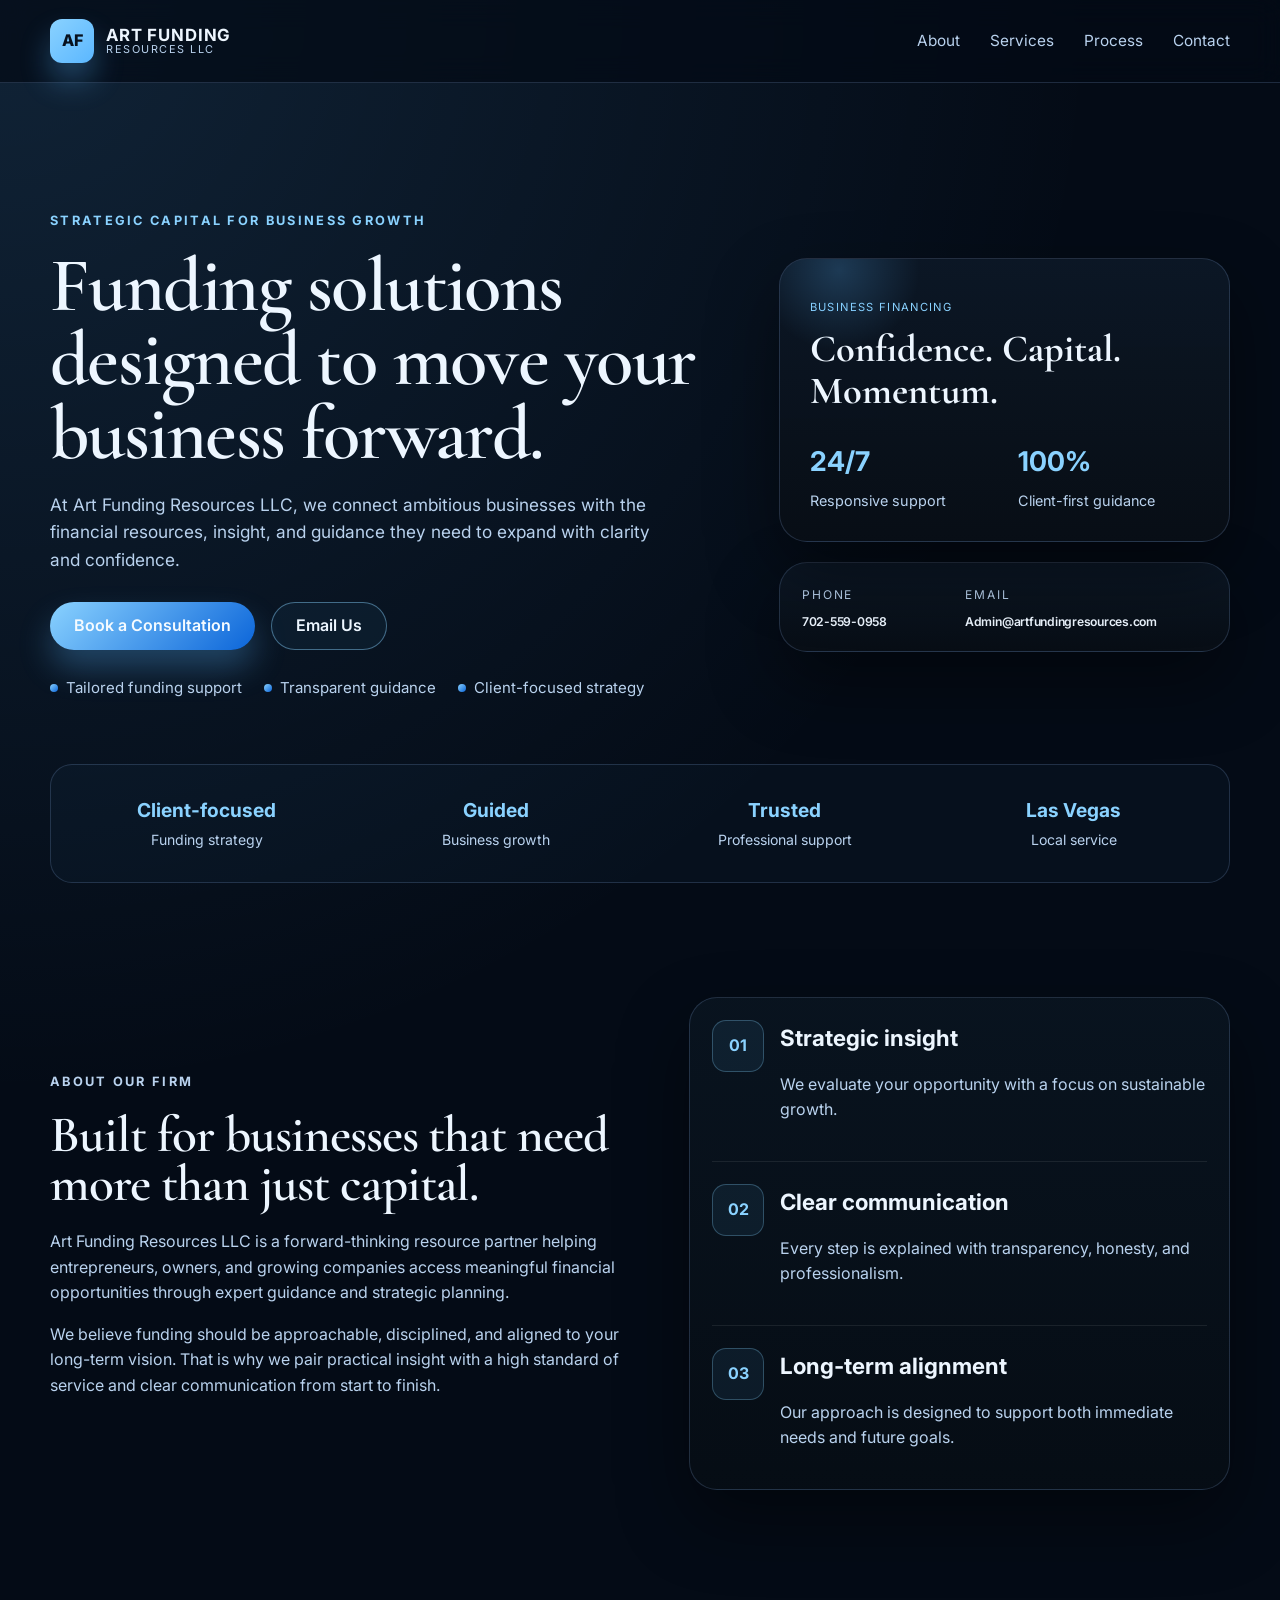
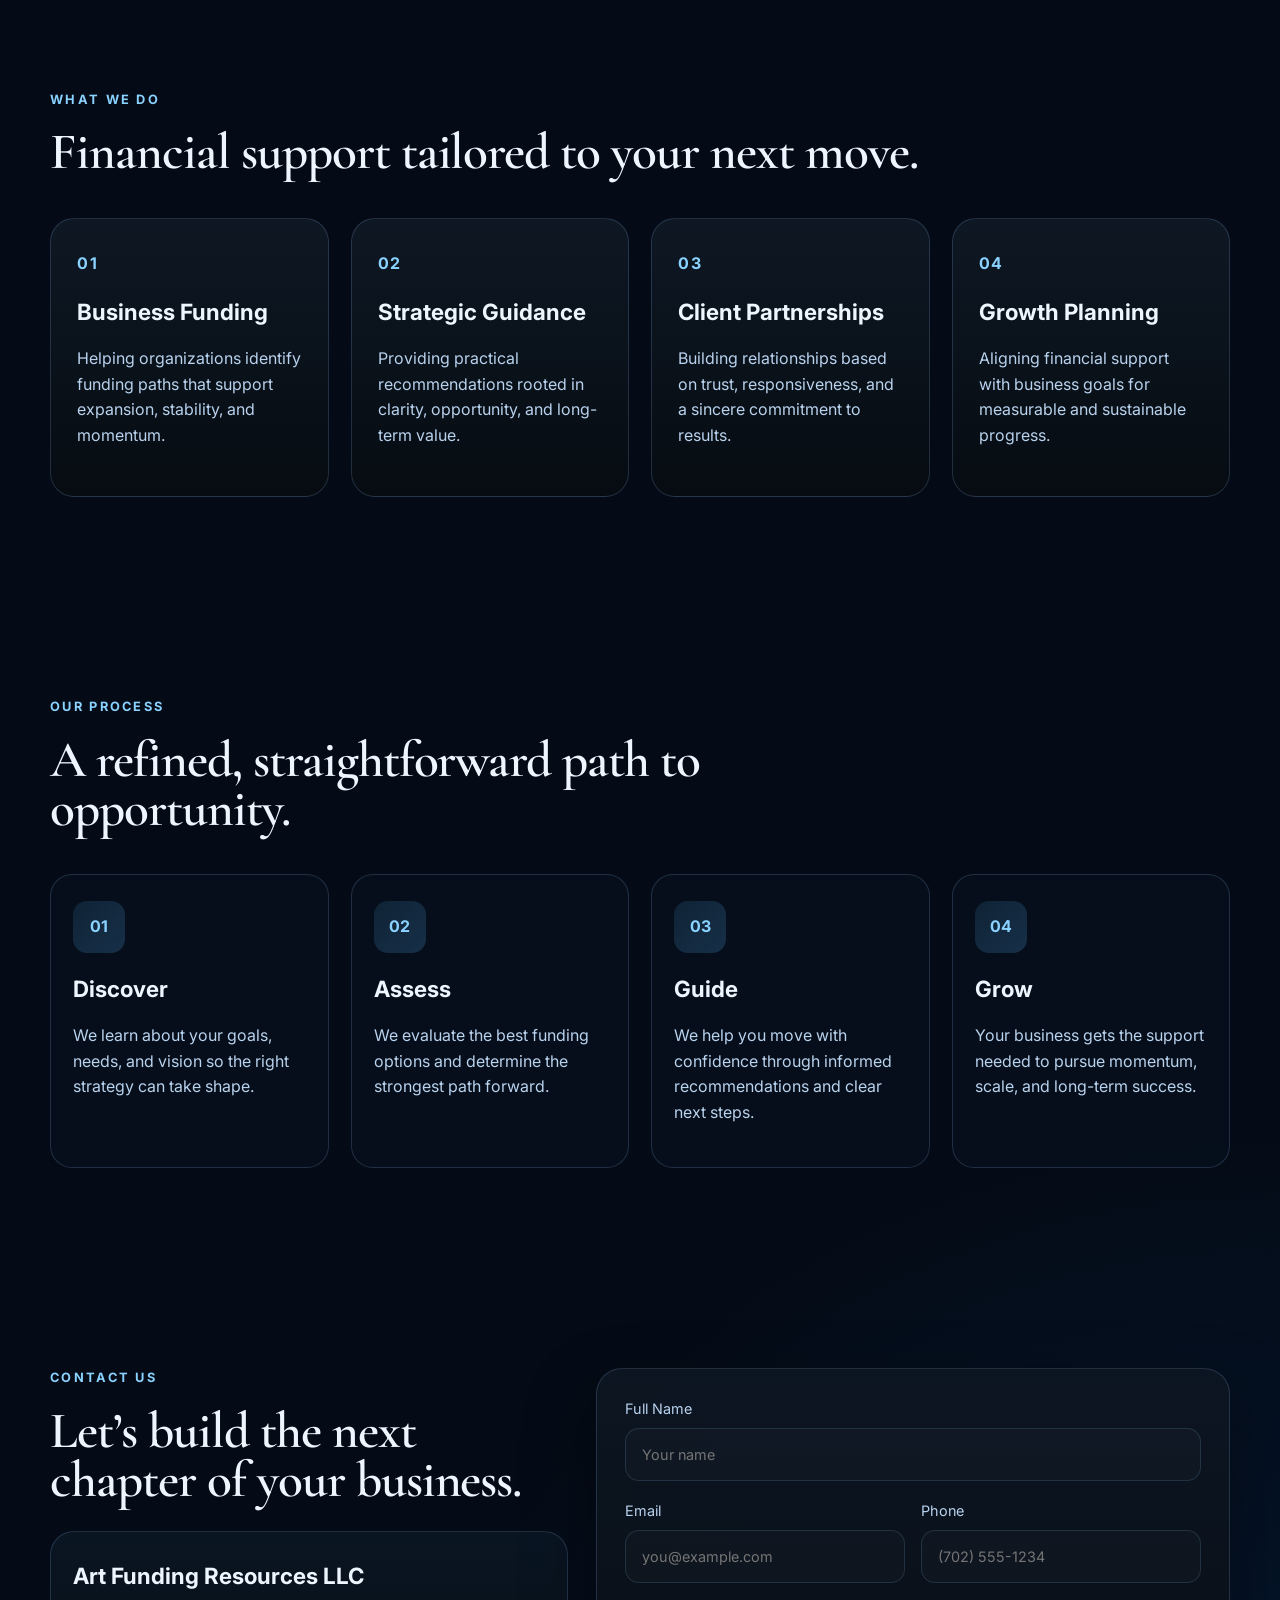
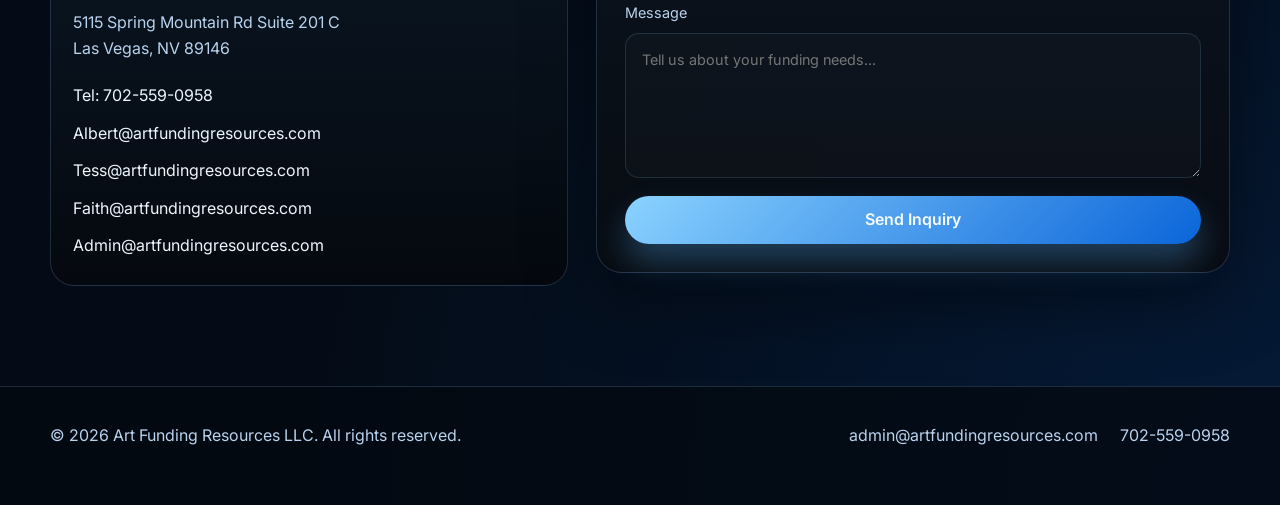
<file: blue-luxury/index.html>
<!DOCTYPE html>
<html lang="en">
  <head>
    <meta charset="UTF-8" />
    <meta name="viewport" content="width=device-width, initial-scale=1.0" />
    <meta
      name="description"
      content="Art Funding Resources LLC helps businesses access strategic funding and financial guidance with confidence."
    />
    <title>Art Funding Resources LLC | Strategic Capital Solutions</title>
    <link rel="preconnect" href="https://fonts.googleapis.com" />
    <link rel="preconnect" href="https://fonts.gstatic.com" crossorigin />
    <link
      href="https://fonts.googleapis.com/css2?family=Cormorant+Garamond:wght@500;600;700&family=Inter:wght@400;500;600;700;800&display=swap"
      rel="stylesheet"
    />
    <link rel="stylesheet" href="styles.css" />
  </head>
  <body>
    <div class="page-shell">
      <header class="topbar">
        <div class="container nav-wrap">
          <a href="#home" class="brand" aria-label="Art Funding Resources home">
            <span class="brand-mark">AF</span>
            <span class="brand-text">
              <strong>Art Funding</strong>
              <small>Resources LLC</small>
            </span>
          </a>

          <nav class="main-nav" aria-label="Main navigation">
            <a href="#about">About</a>
            <a href="#services">Services</a>
            <a href="#process">Process</a>
            <a href="#contact">Contact</a>
          </nav>
        </div>
      </header>

      <main id="home">
        <section class="hero">
          <div class="container hero-grid">
            <div class="hero-copy">
              <p class="eyebrow">Strategic capital for business growth</p>
              <h1>Funding solutions designed to move your business forward.</h1>
              <p class="lead">
                At Art Funding Resources LLC, we connect ambitious businesses with the financial
                resources, insight, and guidance they need to expand with clarity and confidence.
              </p>
              <div class="hero-actions">
                <a class="btn btn-primary" href="#contact">Book a Consultation</a>
                <a class="btn btn-secondary" href="mailto:admin@artfundingresources.com">Email Us</a>
              </div>
              <ul class="trust-list" aria-label="Key benefits">
                <li>Tailored funding support</li>
                <li>Transparent guidance</li>
                <li>Client-focused strategy</li>
              </ul>
            </div>

            <div class="hero-panel" aria-label="Key business highlights">
              <div class="panel-card spotlight">
                <span class="panel-label">Business financing</span>
                <h2>Confidence. Capital. Momentum.</h2>
                <div class="mini-stats">
                  <div>
                    <strong>24/7</strong>
                    <span>Responsive support</span>
                  </div>
                  <div>
                    <strong>100%</strong>
                    <span>Client-first guidance</span>
                  </div>
                </div>
              </div>
              <div class="panel-card info-grid">
                <div>
                  <span>Phone</span>
                  <a href="tel:7025590958">702-559-0958</a>
                </div>
                <div>
                  <span>Email</span>
                  <a href="mailto:admin@artfundingresources.com">Admin@artfundingresources.com</a>
                </div>
              </div>
            </div>
          </div>
        </section>

        <section class="stats-band">
          <div class="container stats-grid">
            <div>
              <strong>Client-focused</strong>
              <span>Funding strategy</span>
            </div>
            <div>
              <strong>Guided</strong>
              <span>Business growth</span>
            </div>
            <div>
              <strong>Trusted</strong>
              <span>Professional support</span>
            </div>
            <div>
              <strong>Las Vegas</strong>
              <span>Local service</span>
            </div>
          </div>
        </section>

        <section id="about" class="section intro-section">
          <div class="container two-column">
            <div class="section-copy">
              <p class="eyebrow">About our firm</p>
              <h2>Built for businesses that need more than just capital.</h2>
              <p>
                Art Funding Resources LLC is a forward-thinking resource partner helping entrepreneurs,
                owners, and growing companies access meaningful financial opportunities through expert
                guidance and strategic planning.
              </p>
              <p>
                We believe funding should be approachable, disciplined, and aligned to your long-term
                vision. That is why we pair practical insight with a high standard of service and clear
                communication from start to finish.
              </p>
            </div>
            <div class="feature-box">
              <div class="feature-item">
                <span class="icon">01</span>
                <div>
                  <h3>Strategic insight</h3>
                  <p>We evaluate your opportunity with a focus on sustainable growth.</p>
                </div>
              </div>
              <div class="feature-item">
                <span class="icon">02</span>
                <div>
                  <h3>Clear communication</h3>
                  <p>Every step is explained with transparency, honesty, and professionalism.</p>
                </div>
              </div>
              <div class="feature-item">
                <span class="icon">03</span>
                <div>
                  <h3>Long-term alignment</h3>
                  <p>Our approach is designed to support both immediate needs and future goals.</p>
                </div>
              </div>
            </div>
          </div>
        </section>

        <section id="services" class="section services-section">
          <div class="container">
            <div class="section-heading">
              <p class="eyebrow">What we do</p>
              <h2>Financial support tailored to your next move.</h2>
            </div>

            <div class="card-grid">
              <article class="service-card">
                <span class="card-number">01</span>
                <h3>Business Funding</h3>
                <p>Helping organizations identify funding paths that support expansion, stability, and momentum.</p>
              </article>

              <article class="service-card">
                <span class="card-number">02</span>
                <h3>Strategic Guidance</h3>
                <p>Providing practical recommendations rooted in clarity, opportunity, and long-term value.</p>
              </article>

              <article class="service-card">
                <span class="card-number">03</span>
                <h3>Client Partnerships</h3>
                <p>Building relationships based on trust, responsiveness, and a sincere commitment to results.</p>
              </article>

              <article class="service-card">
                <span class="card-number">04</span>
                <h3>Growth Planning</h3>
                <p>Aligning financial support with business goals for measurable and sustainable progress.</p>
              </article>
            </div>
          </div>
        </section>

        <section id="process" class="section process-section">
          <div class="container">
            <div class="section-heading narrow">
              <p class="eyebrow">Our process</p>
              <h2>A refined, straightforward path to opportunity.</h2>
            </div>

            <div class="process-grid">
              <div class="process-step">
                <span>01</span>
                <h3>Discover</h3>
                <p>We learn about your goals, needs, and vision so the right strategy can take shape.</p>
              </div>
              <div class="process-step">
                <span>02</span>
                <h3>Assess</h3>
                <p>We evaluate the best funding options and determine the strongest path forward.</p>
              </div>
              <div class="process-step">
                <span>03</span>
                <h3>Guide</h3>
                <p>We help you move with confidence through informed recommendations and clear next steps.</p>
              </div>
              <div class="process-step">
                <span>04</span>
                <h3>Grow</h3>
                <p>Your business gets the support needed to pursue momentum, scale, and long-term success.</p>
              </div>
            </div>
          </div>
        </section>

        <section id="contact" class="section contact-section">
          <div class="container contact-grid">
            <div class="contact-info">
              <p class="eyebrow">Contact us</p>
              <h2>Let’s build the next chapter of your business.</h2>
              <div class="contact-block">
                <h3>Art Funding Resources LLC</h3>
                <p>5115 Spring Mountain Rd Suite 201 C<br />Las Vegas, NV 89146</p>
                <ul>
                  <li><a href="tel:7025590958">Tel: 702-559-0958</a></li>
                  <li><a href="mailto:albert@artfundingresources.com">Albert@artfundingresources.com</a></li>
                  <li><a href="mailto:tess@artfundingresources.com">Tess@artfundingresources.com</a></li>
                  <li><a href="mailto:faith@artfundingresources.com">Faith@artfundingresources.com</a></li>
                  <li><a href="mailto:admin@artfundingresources.com">Admin@artfundingresources.com</a></li>
                </ul>
              </div>
            </div>

            <div class="contact-card">
              <form action="https://formsubmit.co/detorresniezlskye@gmail.com" method="POST">
                <input type="hidden" name="_captcha" value="false" />
                <input type="hidden" name="_subject" value="New inquiry from Art Funding Resources website" />
                <div class="field-row">
                  <label>
                    Full Name
                    <input type="text" name="name" placeholder="Your name" />
                  </label>
                </div>
                <div class="field-row two-up">
                  <label>
                    Email
                    <input type="email" name="email" placeholder="you@example.com" />
                  </label>
                  <label>
                    Phone
                    <input type="tel" name="phone" placeholder="(702) 555-1234" />
                  </label>
                </div>
                <div class="field-row">
                  <label>
                    Message
                    <textarea name="message" rows="5" placeholder="Tell us about your funding needs..."></textarea>
                  </label>
                </div>
                <button type="submit" class="btn btn-primary btn-full">Send Inquiry</button>
              </form>
            </div>
          </div>
        </section>
      </main>

      <footer class="site-footer">
        <div class="container footer-wrap">
          <p>© <span id="year"></span> Art Funding Resources LLC. All rights reserved.</p>
          <div class="footer-links">
            <a href="mailto:admin@artfundingresources.com">admin@artfundingresources.com</a>
            <a href="tel:7025590958">702-559-0958</a>
          </div>
        </div>
      </footer>
    </div>

    <script src="script.js"></script>
  </body>
</html>
</file>
<file: blue-luxury/styles.css>
:root {
  --bg: #040b16;
  --bg-soft: #091a2c;
  --panel: rgba(9, 21, 35, 0.9);
  --panel-strong: rgba(8, 16, 28, 0.96);
  --card: #0d1f33;
  --card-alt: #112844;
  --border: rgba(153, 194, 255, 0.18);
  --text: #edf6ff;
  --muted: #b9d2ee;
  --blue: #5bb7ff;
  --blue-bright: #8ad2ff;
  --blue-deep: #0b65d9;
  --blue-glow: rgba(91, 183, 255, 0.2);
  --shadow: 0 30px 70px rgba(0, 0, 0, 0.42);
}

* {
  box-sizing: border-box;
}

html {
  scroll-behavior: smooth;
}

body {
  margin: 0;
  font-family: "Inter", sans-serif;
  color: var(--text);
  background:
    radial-gradient(circle at top left, rgba(91, 183, 255, 0.14), transparent 28%),
    radial-gradient(circle at bottom right, rgba(11, 101, 217, 0.18), transparent 25%),
    var(--bg);
  line-height: 1.6;
}

a {
  color: inherit;
  text-decoration: none;
}

button,
input,
textarea {
  font: inherit;
}

.container {
  width: min(1180px, calc(100% - 32px));
  margin: 0 auto;
}

.page-shell {
  min-height: 100vh;
}

.topbar {
  position: sticky;
  top: 0;
  z-index: 20;
  backdrop-filter: blur(14px);
  background: rgba(4, 11, 22, 0.72);
  border-bottom: 1px solid var(--border);
}

.nav-wrap {
  min-height: 82px;
  display: flex;
  align-items: center;
  justify-content: space-between;
  gap: 24px;
}

.brand {
  display: inline-flex;
  align-items: center;
  gap: 12px;
}

.brand-mark {
  width: 44px;
  height: 44px;
  display: grid;
  place-items: center;
  border-radius: 12px;
  background: linear-gradient(135deg, var(--blue-bright), var(--blue));
  color: #07111e;
  font-weight: 800;
  box-shadow: 0 18px 30px rgba(91, 183, 255, 0.32);
}

.brand-text {
  display: flex;
  flex-direction: column;
  line-height: 1.1;
}

.brand-text strong {
  font-size: 1.05rem;
  letter-spacing: 0.05em;
  text-transform: uppercase;
}

.brand-text small {
  font-size: 0.68rem;
  letter-spacing: 0.14em;
  color: var(--muted);
  text-transform: uppercase;
}

.main-nav {
  display: flex;
  align-items: center;
  gap: 30px;
  color: var(--muted);
}

.main-nav a {
  position: relative;
  font-size: 0.96rem;
  transition: color 0.2s ease;
}

.main-nav a::after {
  content: "";
  position: absolute;
  left: 0;
  bottom: -8px;
  width: 100%;
  height: 2px;
  background: linear-gradient(90deg, transparent, var(--blue-bright), transparent);
  opacity: 0;
  transition: opacity 0.2s ease;
}

.main-nav a:hover {
  color: var(--text);
}

.main-nav a:hover::after {
  opacity: 1;
}

.btn {
  display: inline-flex;
  align-items: center;
  justify-content: center;
  min-height: 48px;
  border-radius: 999px;
  padding: 0 24px;
  font-weight: 600;
  transition: transform 0.2s ease, box-shadow 0.2s ease, border-color 0.2s ease;
}

.btn:hover {
  transform: translateY(-1px);
}

.btn-primary {
  background: linear-gradient(135deg, var(--blue-bright), var(--blue-deep));
  color: #f5fbff;
  box-shadow: 0 18px 32px rgba(91, 183, 255, 0.3);
}

.btn-secondary {
  border: 1px solid rgba(138, 210, 255, 0.44);
  background: rgba(91, 183, 255, 0.05);
  color: var(--text);
}

.hero {
  padding: clamp(70px, 10vw, 130px) 0 40px;
}

.hero-grid {
  display: grid;
  grid-template-columns: 1.2fr 0.8fr;
  align-items: center;
  gap: 52px;
}

.eyebrow {
  margin: 0 0 18px;
  color: var(--blue-bright);
  font-size: 0.8rem;
  letter-spacing: 0.18em;
  text-transform: uppercase;
  font-weight: 700;
}

.hero-copy h1,
.section-copy h2,
.section-heading h2,
.contact-info h2 {
  margin: 0 0 20px;
  font-family: "Cormorant Garamond", serif;
  font-weight: 600;
  letter-spacing: -0.02em;
  line-height: 0.96;
}

.hero-copy h1 {
  font-size: clamp(3.1rem, 6vw, 6rem);
  max-width: 660px;
}

.lead {
  max-width: 620px;
  margin: 0 0 28px;
  font-size: 1.08rem;
  color: var(--muted);
}

.hero-actions {
  display: flex;
  flex-wrap: wrap;
  gap: 16px;
  margin-bottom: 26px;
}

.trust-list {
  list-style: none;
  margin: 0;
  padding: 0;
  display: flex;
  flex-wrap: wrap;
  gap: 16px 22px;
  color: var(--muted);
  font-size: 0.94rem;
}

.trust-list li {
  position: relative;
  padding-left: 16px;
}

.trust-list li::before {
  content: "";
  position: absolute;
  left: 0;
  top: 50%;
  width: 8px;
  height: 8px;
  border-radius: 50%;
  background: linear-gradient(135deg, var(--blue-bright), var(--blue-deep));
  transform: translateY(-50%);
}

.hero-panel {
  display: flex;
  flex-direction: column;
  gap: 20px;
}

.panel-card {
  background: linear-gradient(180deg, rgba(12, 24, 38, 0.95), rgba(8, 14, 22, 0.98));
  border: 1px solid var(--border);
  border-radius: 28px;
  box-shadow: var(--shadow);
}

.spotlight {
  padding: 34px 30px 28px;
  position: relative;
  overflow: hidden;
}

.spotlight::before {
  content: "";
  position: absolute;
  inset: -30% auto auto -8%;
  width: 190px;
  height: 190px;
  border-radius: 50%;
  background: radial-gradient(circle, rgba(91, 183, 255, 0.22), transparent 60%);
}

.panel-label {
  display: inline-block;
  margin-bottom: 12px;
  color: var(--blue-bright);
  letter-spacing: 0.12em;
  font-size: 0.7rem;
  text-transform: uppercase;
}

.spotlight h2 {
  margin: 0 0 28px;
  font-size: clamp(1.9rem, 3vw, 2.7rem);
  line-height: 1.08;
  font-family: "Cormorant Garamond", serif;
}

.mini-stats {
  display: grid;
  grid-template-columns: repeat(2, minmax(0, 1fr));
  gap: 28px;
  position: relative;
  z-index: 1;
}

.mini-stats strong {
  display: block;
  font-size: 1.7rem;
  color: var(--blue-bright);
  margin-bottom: 4px;
}

.mini-stats span {
  color: var(--muted);
  font-size: 0.9rem;
}

.info-grid {
  display: grid;
  grid-template-columns: minmax(0, 0.9fr) minmax(0, 1.5fr);
  gap: 18px;
  padding: 22px 22px;
  min-width: 0;
  width: 100%;
}

.info-grid div {
  display: flex;
  flex-direction: column;
  gap: 10px;
  min-width: 0;
}

.info-grid span {
  color: var(--muted);
  font-size: 0.75rem;
  text-transform: uppercase;
  letter-spacing: 0.16em;
}

.info-grid a {
  display: inline-block;
  max-width: 100%;
  font-weight: 600;
  color: var(--text);
  white-space: nowrap;
  overflow: hidden;
  text-overflow: clip;
  font-size: clamp(0.7rem, 0.95vw, 0.92rem);
  letter-spacing: -0.02em;
  line-height: 1.25;
}

.stats-band {
  padding: 24px 0 14px;
}

.stats-grid {
  display: grid;
  grid-template-columns: repeat(4, minmax(0, 1fr));
  gap: 18px;
  background: rgba(91, 183, 255, 0.03);
  border: 1px solid var(--border);
  border-radius: 22px;
  padding: 18px 20px;
}

.stats-grid div {
  display: flex;
  flex-direction: column;
  gap: 4px;
  text-align: center;
  padding: 12px;
}

.stats-grid strong {
  font-size: 1.2rem;
  color: var(--blue-bright);
}

.stats-grid span {
  color: var(--muted);
  font-size: 0.88rem;
}

.section {
  padding: 100px 0;
}

.two-column {
  display: grid;
  grid-template-columns: 1.05fr 0.95fr;
  align-items: center;
  gap: 42px;
}

.section-copy h2,
.section-heading h2,
.contact-info h2 {
  font-size: clamp(2.5rem, 4vw, 4.1rem);
}

.section-copy p,
.contact-block p,
.service-card p,
.process-step p,
.feature-item p {
  color: var(--muted);
}

.feature-box {
  background: linear-gradient(180deg, rgba(9, 20, 32, 0.96), rgba(6, 13, 21, 0.98));
  border: 1px solid var(--border);
  border-radius: 28px;
  padding: 22px;
  box-shadow: var(--shadow);
}

.feature-item {
  display: flex;
  gap: 16px;
  padding: 22px 0;
  border-bottom: 1px solid rgba(255, 255, 255, 0.08);
}

.feature-item:last-child {
  border-bottom: none;
  padding-bottom: 0;
}

.feature-item:first-child {
  padding-top: 0;
}

.icon {
  min-width: 52px;
  height: 52px;
  display: grid;
  place-items: center;
  border-radius: 14px;
  background: rgba(91, 183, 255, 0.08);
  border: 1px solid rgba(138, 210, 255, 0.28);
  color: var(--blue-bright);
  font-weight: 700;
}

.feature-item h3,
.service-card h3,
.process-step h3,
.contact-block h3 {
  margin: 0 0 8px;
  font-size: 1.4rem;
}

.section-heading {
  margin-bottom: 40px;
}

.section-heading.narrow {
  max-width: 700px;
}

.card-grid {
  display: grid;
  grid-template-columns: repeat(4, minmax(0, 1fr));
  gap: 22px;
}

.service-card {
  padding: 32px 26px;
  background: linear-gradient(180deg, rgba(14, 24, 36, 0.98), rgba(6, 12, 18, 0.98));
  border: 1px solid var(--border);
  border-radius: 24px;
  transition: transform 0.2s ease, border-color 0.2s ease;
}

.service-card:hover {
  transform: translateY(-4px);
  border-color: rgba(138, 210, 255, 0.42);
}

.card-number {
  display: inline-flex;
  margin-bottom: 18px;
  color: var(--blue-bright);
  font-weight: 700;
  letter-spacing: 0.1em;
}

.process-grid {
  display: grid;
  grid-template-columns: repeat(4, minmax(0, 1fr));
  gap: 22px;
}

.process-step {
  background: rgba(91, 183, 255, 0.02);
  border: 1px solid var(--border);
  border-radius: 22px;
  padding: 26px 22px;
}

.process-step span {
  display: inline-flex;
  margin-bottom: 18px;
  min-width: 52px;
  height: 52px;
  align-items: center;
  justify-content: center;
  border-radius: 14px;
  background: linear-gradient(135deg, rgba(91, 183, 255, 0.12), rgba(91, 183, 255, 0.2));
  color: var(--blue-bright);
  font-weight: 700;
}

.contact-grid {
  display: grid;
  grid-template-columns: 0.9fr 1.1fr;
  gap: 28px;
  align-items: start;
}

.contact-block {
  margin-top: 26px;
  padding: 26px 22px;
  background: linear-gradient(180deg, rgba(10, 22, 35, 0.96), rgba(5, 9, 15, 0.98));
  border: 1px solid var(--border);
  border-radius: 24px;
}

.contact-block ul {
  list-style: none;
  padding: 0;
  margin: 22px 0 0;
  display: flex;
  flex-direction: column;
  gap: 12px;
}

.contact-block a {
  color: var(--text);
}

.contact-card {
  background: linear-gradient(180deg, rgba(12, 22, 34, 0.96), rgba(8, 12, 18, 0.98));
  border: 1px solid var(--border);
  border-radius: 26px;
  box-shadow: var(--shadow);
  padding: 28px;
}

form {
  display: flex;
  flex-direction: column;
  gap: 18px;
}

.field-row {
  display: flex;
  flex-direction: column;
  gap: 8px;
}

.two-up {
  display: grid;
  grid-template-columns: repeat(2, minmax(0, 1fr));
  gap: 16px;
}

label {
  display: flex;
  flex-direction: column;
  gap: 8px;
  font-size: 0.9rem;
  color: var(--muted);
}

input,
textarea {
  width: 100%;
  border: 1px solid rgba(138, 210, 255, 0.15);
  border-radius: 14px;
  background: rgba(255, 255, 255, 0.02);
  color: var(--text);
  padding: 14px 16px;
  resize: vertical;
}

input:focus,
textarea:focus {
  outline: 2px solid rgba(91, 183, 255, 0.22);
  border-color: rgba(138, 210, 255, 0.35);
}

.btn-full {
  width: 100%;
  border: none;
  cursor: pointer;
}

.site-footer {
  padding: 20px 0 40px;
  border-top: 1px solid var(--border);
  background: rgba(3, 9, 17, 0.8);
}

.footer-wrap {
  display: flex;
  align-items: center;
  justify-content: space-between;
  gap: 18px;
  color: var(--muted);
}

.footer-links {
  display: flex;
  align-items: center;
  gap: 22px;
}

@media (max-width: 980px) {
  .hero-grid,
  .two-column,
  .contact-grid,
  .card-grid,
  .process-grid {
    grid-template-columns: 1fr 1fr;
  }

  .hero-grid,
  .two-column,
  .contact-grid {
    grid-template-columns: 1fr;
  }

  .main-nav {
    display: none;
  }
}

@media (max-width: 640px) {
  .container {
    width: min(100% - 18px, 100%);
  }

  .info-grid {
    grid-template-columns: 1fr;
    gap: 18px;
  }

  .info-grid a {
    font-size: 0.72rem;
    white-space: nowrap;
    overflow: visible;
    text-overflow: clip;
  }

  .nav-wrap {
    min-height: 72px;
  }

  .brand-mark {
    width: 38px;
    height: 38px;
  }

  .brand-text strong {
    font-size: 0.9rem;
  }

  .brand-text small {
    letter-spacing: 0.11em;
  }

  .hero {
    padding-top: 52px;
  }

  .hero-copy h1 {
    font-size: clamp(2.5rem, 11vw, 3.5rem);
    line-height: 1;
  }

  .lead {
    font-size: 0.98rem;
  }

  .card-grid,
  .process-grid,
  .stats-grid,
  .two-up {
    grid-template-columns: 1fr;
  }

  .stats-grid {
    gap: 10px;
    padding: 12px;
  }

  .feature-item {
    display: block;
  }

  .icon {
    margin-bottom: 12px;
  }

  .panel-card,
  .contact-block,
  .contact-card {
    border-radius: 20px;
  }

  .spotlight,
  .contact-card,
  .contact-block,
  .service-card,
  .process-step {
    padding-left: 18px;
    padding-right: 18px;
  }

  .footer-wrap {
    flex-direction: column;
    text-align: center;
  }

  .hero-actions {
    flex-direction: column;
    align-items: stretch;
  }

  .btn {
    width: 100%;
  }

  .site-footer {
    padding-bottom: 28px;
  }
}
</file>
